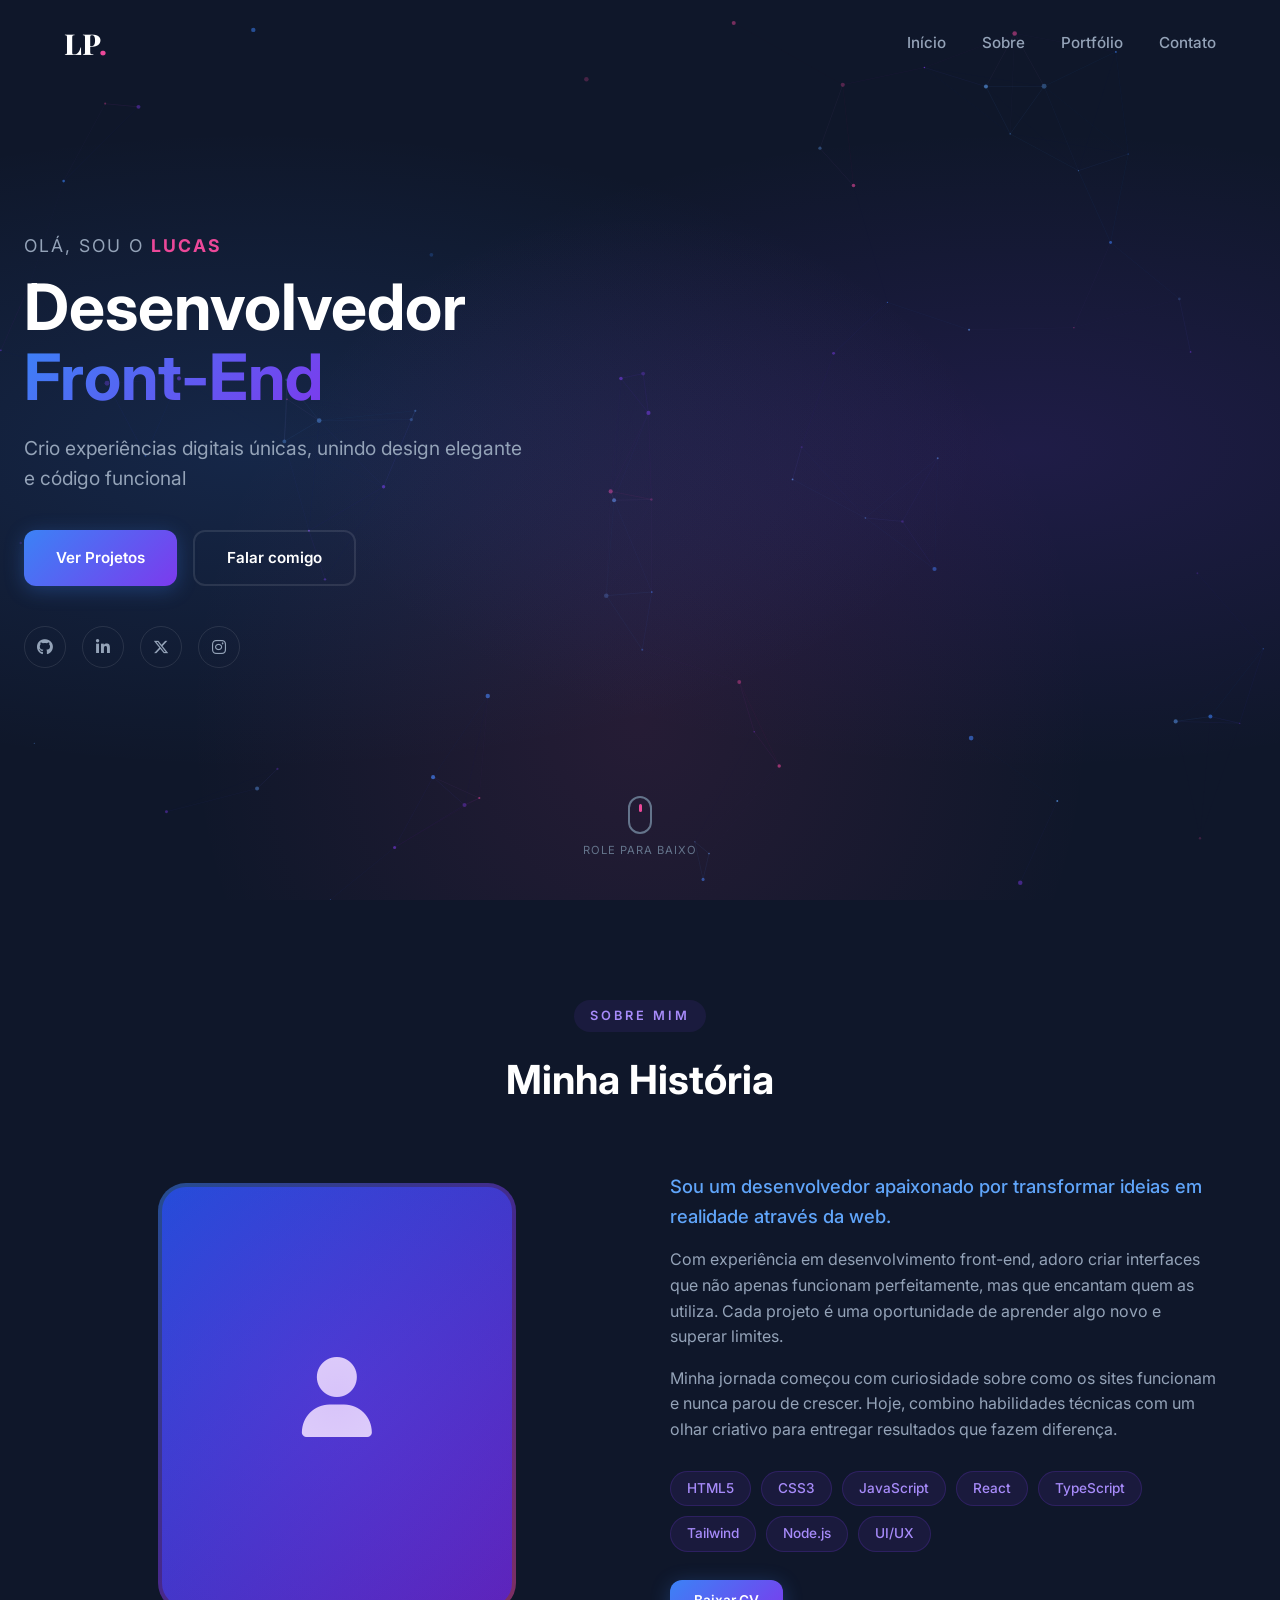
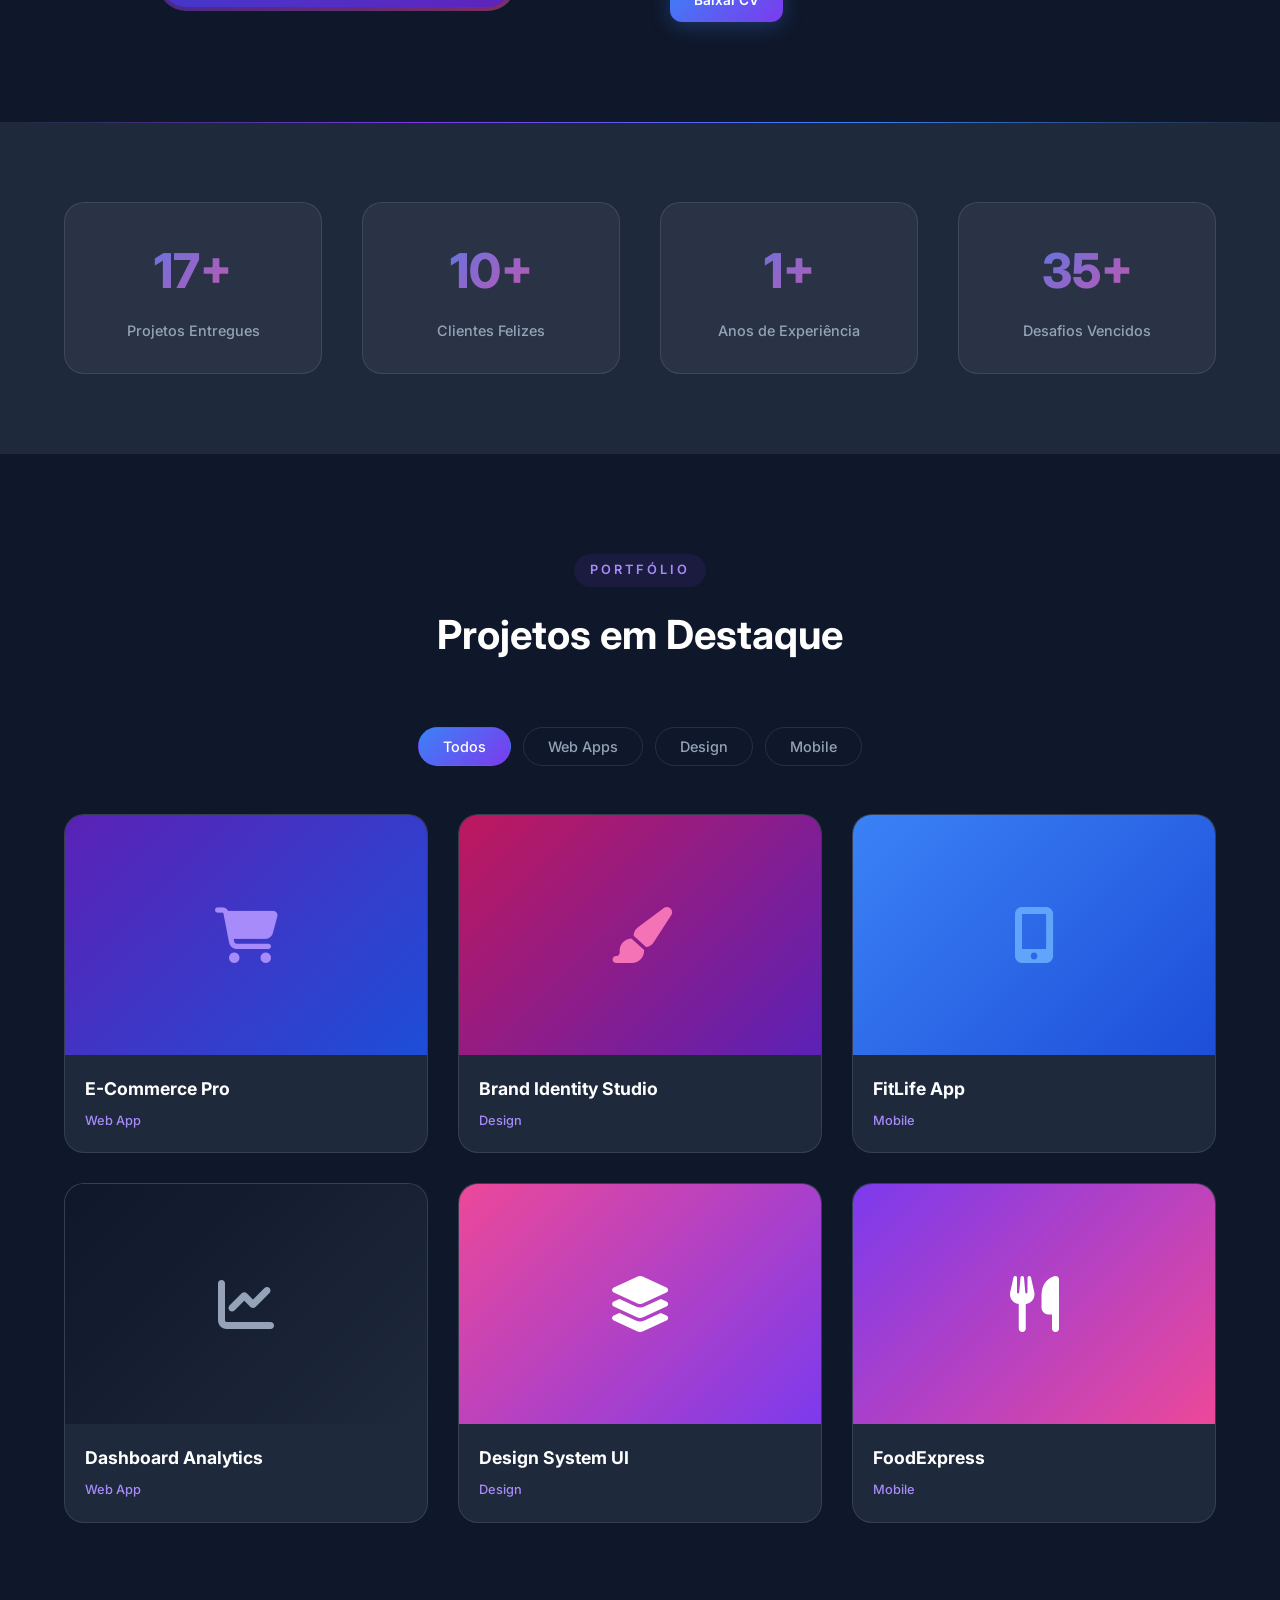
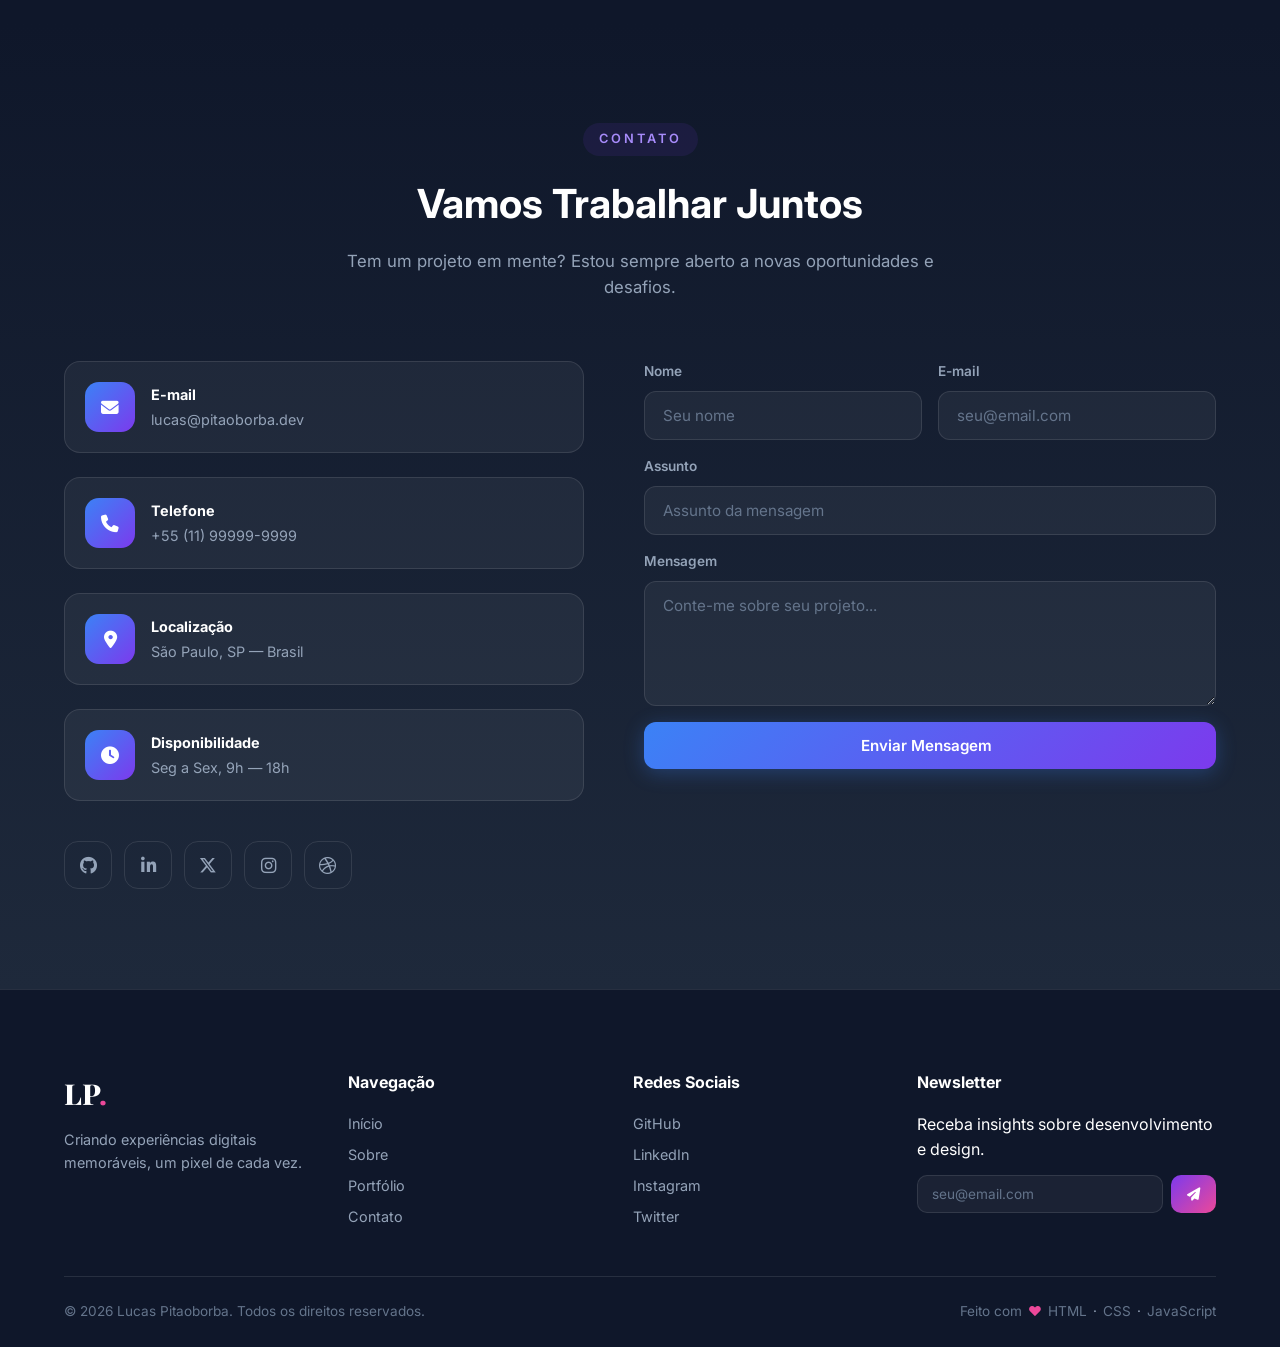
<file: index.html>
<!DOCTYPE html>
<html lang="pt-BR">
<head>
  <meta charset="UTF-8">
  <meta name="viewport" content="width=device-width, initial-scale=1.0">
  <title>Lucas Pitaoborba — Portfólio</title>
  <link rel="stylesheet" href="style.css">
  <link rel="preconnect" href="https://fonts.googleapis.com">
  <link href="https://fonts.googleapis.com/css2?family=Inter:wght@300;400;500;600;700;800&family=Playfair+Display:wght@700&display=swap" rel="stylesheet">
  <link rel="stylesheet" href="https://cdnjs.cloudflare.com/ajax/libs/font-awesome/6.5.0/css/all.min.css">
</head>
<body>

  <!-- NAVBAR -->
  <nav class="navbar" id="navbar">
    <div class="nav-container">
      <a href="#" class="logo">LP<span>.</span></a>
      <ul class="nav-links" id="navLinks">
        <li><a href="#home">Início</a></li>
        <li><a href="#about">Sobre</a></li>
        <li><a href="#portfolio">Portfólio</a></li>
        <li><a href="#contact">Contato</a></li>
      </ul>
      <button class="hamburger" id="hamburger" aria-label="Menu" aria-expanded="false" aria-controls="navLinks">
        <span></span><span></span><span></span>
      </button>
    </div>
  </nav>

  <!-- HERO -->
  <section class="hero" id="home">
    <canvas id="heroCanvas"></canvas>
    <div class="hero-content">
      <p class="hero-greeting">Olá, sou o <span class="highlight">Lucas</span></p>
      <h1 class="hero-title">Desenvolvedor<br><span class="highlight">Front-End</span></h1>
      <p class="hero-subtitle">Crio experiências digitais únicas, unindo design elegante e código funcional</p>
      <div class="hero-buttons">
        <a href="#portfolio" class="btn btn-primary">Ver Projetos</a>
        <a href="#contact" class="btn btn-outline">Falar comigo</a>
      </div>
      <div class="hero-social">
        <a href="#" aria-label="GitHub"><i class="fab fa-github"></i></a>
        <a href="#" aria-label="LinkedIn"><i class="fab fa-linkedin-in"></i></a>
        <a href="#" aria-label="Twitter"><i class="fab fa-x-twitter"></i></a>
        <a href="#" aria-label="Instagram"><i class="fab fa-instagram"></i></a>
      </div>
    </div>
    <div class="scroll-indicator">
      <div class="mouse">
        <div class="wheel"></div>
      </div>
      <span>Role para baixo</span>
    </div>
  </section>

  <!-- ABOUT -->
  <section class="about" id="about">
    <div class="container">
      <div class="section-header">
        <span class="section-tag">Sobre Mim</span>
        <h2>Minha História</h2>
      </div>
      <div class="about-grid">
        <div class="about-image">
          <div class="image-wrapper">
            <div class="image-placeholder">
              <i class="fas fa-user"></i>
            </div>
            <div class="accent-border"></div>
          </div>
        </div>
        <div class="about-text">
          <p class="about-lead">Sou um desenvolvedor apaixonado por transformar ideias em realidade através da web.</p>
          <p>Com experiência em desenvolvimento front-end, adoro criar interfaces que não apenas funcionam perfeitamente, mas que encantam quem as utiliza. Cada projeto é uma oportunidade de aprender algo novo e superar limites.</p>
          <p>Minha jornada começou com curiosidade sobre como os sites funcionam e nunca parou de crescer. Hoje, combino habilidades técnicas com um olhar criativo para entregar resultados que fazem diferença.</p>
          <div class="skills">
            <div class="skill-tag">HTML5</div>
            <div class="skill-tag">CSS3</div>
            <div class="skill-tag">JavaScript</div>
            <div class="skill-tag">React</div>
            <div class="skill-tag">TypeScript</div>
            <div class="skill-tag">Tailwind</div>
            <div class="skill-tag">Node.js</div>
            <div class="skill-tag">UI/UX</div>
          </div>
          <a href="#" class="btn btn-primary btn-sm">Baixar CV</a>
        </div>
      </div>
    </div>
  </section>

  <!-- STATS -->
  <section class="stats">
    <div class="container">
      <div class="stats-grid">
        <div class="stat-item">
          <span class="stat-number" data-target="50">0</span>
          <span class="stat-label">Projetos Entregues</span>
        </div>
        <div class="stat-item">
          <span class="stat-number" data-target="30">0</span>
          <span class="stat-label">Clientes Felizes</span>
        </div>
        <div class="stat-item">
          <span class="stat-number" data-target="5">0</span>
          <span class="stat-label">Anos de Experiência</span>
        </div>
        <div class="stat-item">
          <span class="stat-number" data-target="100">0</span>
          <span class="stat-label">Desafios Vencidos</span>
        </div>
      </div>
    </div>
  </section>

  <!-- PORTFOLIO -->
  <section class="portfolio" id="portfolio">
    <div class="container">
      <div class="section-header">
        <span class="section-tag">Portfólio</span>
        <h2>Projetos em Destaque</h2>
      </div>
      <div class="filter-bar">
        <button class="filter-btn active" data-filter="all">Todos</button>
        <button class="filter-btn" data-filter="web">Web Apps</button>
        <button class="filter-btn" data-filter="design">Design</button>
        <button class="filter-btn" data-filter="mobile">Mobile</button>
      </div>
      <div class="portfolio-grid" id="portfolioGrid">
        <div class="portfolio-card" data-category="web">
          <div class="card-image">
            <div class="image-placeholder-purple">
              <i class="fas fa-shopping-cart"></i>
            </div>
            <div class="card-overlay">
              <div class="overlay-content">
                <h3>E-Commerce Pro</h3>
                <p>Plataforma de e-commerce completa com pagamento integrado</p>
                <div class="overlay-tags">
                  <span>React</span><span>Node.js</span><span>MongoDB</span>
                </div>
                <div class="card-links">
                  <a href="#" class="card-links-project" aria-label="Ver projeto"><i class="fas fa-external-link-alt"></i></a>
                  <a href="#" class="card-links-code" aria-label="Código fonte"><i class="fab fa-github"></i></a>
                </div>
              </div>
            </div>
          </div>
          <div class="card-info">
            <h4>E-Commerce Pro</h4>
            <span class="card-category">Web App</span>
          </div>
        </div>

        <div class="portfolio-card" data-category="design">
          <div class="card-image">
            <div class="image-placeholder-pink">
              <i class="fas fa-paint-brush"></i>
            </div>
            <div class="card-overlay">
              <div class="overlay-content">
                <h3>Brand Identity Studio</h3>
                <p>Redesign completo de identidade visual para startup</p>
                <div class="overlay-tags">
                  <span>Figma</span><span>Illustrator</span><span>CSS</span>
                </div>
                <div class="card-links">
                  <a href="#" class="card-links-project" aria-label="Ver projeto"><i class="fas fa-external-link-alt"></i></a>
                  <a href="#" class="card-links-code" aria-label="Código fonte"><i class="fab fa-github"></i></a>
                </div>
              </div>
            </div>
          </div>
          <div class="card-info">
            <h4>Brand Identity Studio</h4>
            <span class="card-category">Design</span>
          </div>
        </div>

        <div class="portfolio-card" data-category="mobile">
          <div class="card-image">
            <div class="image-placeholder-blue">
              <i class="fas fa-mobile-alt"></i>
            </div>
            <div class="card-overlay">
              <div class="overlay-content">
                <h3>FitLife App</h3>
                <p>App de monitoramento de fitness com gamificação</p>
                <div class="overlay-tags">
                  <span>React Native</span><span>Firebase</span><span>SVG</span>
                </div>
                <div class="card-links">
                  <a href="#" class="card-links-project" aria-label="Ver projeto"><i class="fas fa-external-link-alt"></i></a>
                  <a href="#" class="card-links-code" aria-label="Código fonte"><i class="fab fa-github"></i></a>
                </div>
              </div>
            </div>
          </div>
          <div class="card-info">
            <h4>FitLife App</h4>
            <span class="card-category">Mobile</span>
          </div>
        </div>

        <div class="portfolio-card" data-category="web">
          <div class="card-image">
            <div class="image-placeholder-dark">
              <i class="fas fa-chart-line"></i>
            </div>
            <div class="card-overlay">
              <div class="overlay-content">
                <h3>Dashboard Analytics</h3>
                <p>Dashboard interativo de analytics em tempo real</p>
                <div class="overlay-tags">
                  <span>Vue.js</span><span>D3.js</span><span>Express</span>
                </div>
                <div class="card-links">
                  <a href="#" class="card-links-project" aria-label="Ver projeto"><i class="fas fa-external-link-alt"></i></a>
                  <a href="#" class="card-links-code" aria-label="Código fonte"><i class="fab fa-github"></i></a>
                </div>
              </div>
            </div>
          </div>
          <div class="card-info">
            <h4>Dashboard Analytics</h4>
            <span class="card-category">Web App</span>
          </div>
        </div>

        <div class="portfolio-card" data-category="design">
          <div class="card-image">
            <div class="image-placeholder-rose">
              <i class="fas fa-layer-group"></i>
            </div>
            <div class="card-overlay">
              <div class="overlay-content">
                <h3>Design System UI</h3>
                <p>Sistema de design escalável com componentes reutilizáveis</p>
                <div class="overlay-tags">
                  <span>Storybook</span><span>TypeScript</span><span>CSS</span>
                </div>
                <div class="card-links">
                  <a href="#" class="card-links-project" aria-label="Ver projeto"><i class="fas fa-external-link-alt"></i></a>
                  <a href="#" class="card-links-code" aria-label="Código fonte"><i class="fab fa-github"></i></a>
                </div>
              </div>
            </div>
          </div>
          <div class="card-info">
            <h4>Design System UI</h4>
            <span class="card-category">Design</span>
          </div>
        </div>

        <div class="portfolio-card" data-category="mobile">
          <div class="card-image">
            <div class="image-placeholder-ultra">
              <i class="fas fa-utensils"></i>
            </div>
            <div class="card-overlay">
              <div class="overlay-content">
                <h3>FoodExpress</h3>
                <p>App de delivery com rastreamento em tempo real</p>
                <div class="overlay-tags">
                  <span>Flutter</span><span>Node.js</span><span>Mapbox</span>
                </div>
                <div class="card-links">
                  <a href="#" class="card-links-project" aria-label="Ver projeto"><i class="fas fa-external-link-alt"></i></a>
                  <a href="#" class="card-links-code" aria-label="Código fonte"><i class="fab fa-github"></i></a>
                </div>
              </div>
            </div>
          </div>
          <div class="card-info">
            <h4>FoodExpress</h4>
            <span class="card-category">Mobile</span>
          </div>
        </div>
      </div>
    </div>
  </section>

  <!-- CONTACT -->
  <section class="contact" id="contact">
    <div class="container">
      <div class="section-header">
        <span class="section-tag">Contato</span>
        <h2>Vamos Trabalhar Juntos</h2>
        <p class="section-desc">Tem um projeto em mente? Estou sempre aberto a novas oportunidades e desafios.</p>
      </div>
      <div class="contact-grid">
        <div class="contact-info">
          <div class="contact-item">
            <div class="contact-icon"><i class="fas fa-envelope"></i></div>
            <div>
              <h4>E-mail</h4>
              <p>lucas@pitaoborba.dev</p>
            </div>
          </div>
          <div class="contact-item">
            <div class="contact-icon"><i class="fas fa-phone"></i></div>
            <div>
              <h4>Telefone</h4>
              <p>+55 (11) 99999-9999</p>
            </div>
          </div>
          <div class="contact-item">
            <div class="contact-icon"><i class="fas fa-map-marker-alt"></i></div>
            <div>
              <h4>Localização</h4>
              <p>São Paulo, SP — Brasil</p>
            </div>
          </div>
          <div class="contact-item">
            <div class="contact-icon"><i class="fas fa-clock"></i></div>
            <div>
              <h4>Disponibilidade</h4>
              <p>Seg a Sex, 9h — 18h</p>
            </div>
          </div>
          <div class="contact-socials">
            <a href="#" class="contact-social" aria-label="GitHub"><i class="fab fa-github"></i></a>
            <a href="#" class="contact-social" aria-label="LinkedIn"><i class="fab fa-linkedin-in"></i></a>
            <a href="#" class="contact-social" aria-label="Twitter"><i class="fab fa-x-twitter"></i></a>
            <a href="#" class="contact-social" aria-label="Instagram"><i class="fab fa-instagram"></i></a>
            <a href="#" class="contact-social" aria-label="Dribbble"><i class="fab fa-dribbble"></i></a>
          </div>
        </div>
        <form class="contact-form" id="contactForm">
          <div class="form-row">
            <div class="form-group">
              <label for="name">Nome</label>
              <input type="text" id="name" name="name" placeholder="Seu nome" autocomplete="name" required>
            </div>
            <div class="form-group">
              <label for="email">E-mail</label>
              <input type="email" id="email" name="email" placeholder="seu@email.com" autocomplete="email" required>
            </div>
          </div>
          <div class="form-group">
            <label for="subject">Assunto</label>
            <input type="text" id="subject" name="subject" placeholder="Assunto da mensagem">
          </div>
          <div class="form-group">
            <label for="message">Mensagem</label>
            <textarea id="message" name="message" rows="5" placeholder="Conte-me sobre seu projeto..." required></textarea>
          </div>
          <button type="submit" class="btn btn-primary btn-full">
            <span class="btn-text">Enviar Mensagem</span>
            <span class="btn-loader"></span>
          </button>
          <div class="form-success" id="formSuccess" style="display:none;">
            <i class="fas fa-check-circle"></i>
            <p>Mensagem enviada com sucesso! Entrarei em contato em breve.</p>
          </div>
        </form>
      </div>
    </div>
  </section>

  <!-- FOOTER -->
  <footer class="footer">
    <div class="container">
      <div class="footer-grid">
        <div class="footer-brand">
          <a href="#" class="logo">LP<span>.</span></a>
          <p>Criando experiências digitais memoráveis, um pixel de cada vez.</p>
        </div>
        <div class="footer-links">
          <h4>Navegação</h4>
          <a href="#home">Início</a>
          <a href="#about">Sobre</a>
          <a href="#portfolio">Portfólio</a>
          <a href="#contact">Contato</a>
        </div>
        <div class="footer-links">
          <h4>Redes Sociais</h4>
          <a href="#">GitHub</a>
          <a href="#">LinkedIn</a>
          <a href="#">Instagram</a>
          <a href="#">Twitter</a>
        </div>
        <div class="footer-newsletter">
          <h4>Newsletter</h4>
          <p>Receba insights sobre desenvolvimento e design.</p>
          <form class="newsletter-form" id="newsletterForm">
            <input type="email" placeholder="seu@email.com" required>
            <button type="submit"><i class="fas fa-paper-plane"></i></button>
          </form>
        </div>
      </div>
      <div class="footer-bottom">
        <p>&copy; 2026 Lucas Pitaoborba. Todos os direitos reservados.</p>
        <div class="footer-tech">
          <span>Feito com</span>
          <span class="tech-heart">♥</span>
          <span>HTML</span>
          <span class="tech-dot">·</span>
          <span>CSS</span>
          <span class="tech-dot">·</span>
          <span>JavaScript</span>
        </div>
      </div>
    </div>
  </footer>

  <!-- BACK TO TOP -->
  <button class="back-to-top" id="backToTop" aria-label="Voltar ao topo">
    <i class="fas fa-chevron-up"></i>
  </button>

  <script src="script.js"></script>
</body>
</html>
</file>
<file: style.css>
/* ============================================
   CSS Variables & Reset
   ============================================ */
:root {
  --blue: #3B82F6;
  --blue-light: #60A5FA;
  --blue-dark: #1D4ED8;
  --purple: #7C3AED;
  --purple-light: #A78BFA;
  --purple-dark: #5B21B6;
  --pink: #EC4899;
  --pink-light: #F472B6;
  --pink-dark: #BE185D;
  --dark: #0F172A;
  --dark-light: #1E293B;
  --gray: #64748B;
  --gray-light: #94A3B8;
  --white: #FFFFFF;
  --glass: rgba(255, 255, 255, 0.05);
  --glass-border: rgba(255, 255, 255, 0.1);
  --shadow: 0 4px 30px rgba(0, 0, 0, 0.3);
  --transition: all 0.3s cubic-bezier(0.4, 0, 0.2, 1);
}

*, *::before, *::after {
  margin: 0;
  padding: 0;
  box-sizing: border-box;
}

html {
  scroll-behavior: smooth;
  scroll-padding-top: 80px;
}

body {
  font-family: 'Inter', sans-serif;
  background-color: var(--dark);
  color: var(--white);
  overflow-x: hidden;
  line-height: 1.6;
}

::selection {
  background: var(--purple);
  color: var(--white);
}

::-webkit-scrollbar {
  width: 8px;
}
::-webkit-scrollbar-track {
  background: var(--dark);
}
::-webkit-scrollbar-thumb {
  background: linear-gradient(var(--purple), var(--blue));
  border-radius: 4px;
}

a {
  text-decoration: none;
  color: inherit;
}

img {
  max-width: 100%;
  display: block;
}

.container {
  max-width: 1200px;
  margin: 0 auto;
  padding: 0 24px;
}

/* ============================================
   Navbar
   ============================================ */
.navbar {
  position: fixed;
  top: 0;
  left: 0;
  width: 100%;
  z-index: 1000;
  padding: 20px 0;
  transition: var(--transition);
}

.navbar.scrolled {
  background: rgba(15, 23, 42, 0.9);
  backdrop-filter: blur(20px);
  padding: 12px 0;
  border-bottom: 1px solid var(--glass-border);
}

.nav-container {
  max-width: 1200px;
  margin: 0 auto;
  padding: 0 24px;
  display: flex;
  justify-content: space-between;
  align-items: center;
}

.logo {
  font-size: 1.8rem;
  font-weight: 800;
  color: var(--white);
  font-family: 'Playfair Display', serif;
}

.logo span {
  color: var(--pink);
}

.nav-links {
  display: flex;
  list-style: none;
  gap: 36px;
}

.nav-links a {
  font-weight: 500;
  font-size: 0.95rem;
  color: var(--gray-light);
  transition: var(--transition);
  position: relative;
}

.nav-links a::after {
  content: '';
  position: absolute;
  bottom: -4px;
  left: 0;
  width: 0;
  height: 2px;
  background: linear-gradient(90deg, var(--blue), var(--purple));
  transition: var(--transition);
}

.nav-links a:hover {
  color: var(--white);
}

.nav-links a:hover::after {
  width: 100%;
}

.hamburger {
  display: none;
  flex-direction: column;
  gap: 5px;
  cursor: pointer;
  background: none;
  border: none;
  padding: 4px;
}

.hamburger span {
  width: 25px;
  height: 2px;
  background: var(--white);
  border-radius: 2px;
  transition: var(--transition);
}

.hamburger.active span:nth-child(1) {
  transform: rotate(45deg) translate(5px, 5px);
}
.hamburger.active span:nth-child(2) {
  opacity: 0;
}
.hamburger.active span:nth-child(3) {
  transform: rotate(-45deg) translate(5px, -5px);
}

/* ============================================
   Hero Section
   ============================================ */
.hero {
  min-height: 100vh;
  display: flex;
  align-items: center;
  position: relative;
  overflow: hidden;
  padding: 0 24px;
}

#heroCanvas {
  position: absolute;
  top: 0;
  left: 0;
  width: 100%;
  height: 100%;
  z-index: 0;
}

.hero::before {
  content: '';
  position: absolute;
  top: 0;
  left: 0;
  width: 100%;
  height: 100%;
  background: radial-gradient(ellipse at 20% 50%, rgba(59, 130, 246, 0.15) 0%, transparent 50%),
              radial-gradient(ellipse at 80% 50%, rgba(124, 58, 237, 0.15) 0%, transparent 50%),
              radial-gradient(ellipse at 50% 80%, rgba(236, 72, 153, 0.1) 0%, transparent 50%);
  z-index: 1;
}

.hero-content {
  position: relative;
  z-index: 2;
  max-width: 700px;
  animation: fadeUp 1s ease-out 0.3s both;
}

.hero-greeting {
  font-size: 1.1rem;
  color: var(--gray-light);
  margin-bottom: 12px;
  letter-spacing: 2px;
  text-transform: uppercase;
}

.hero-greeting .highlight {
  color: var(--pink);
  font-weight: 700;
}

.hero-title {
  font-size: 4rem;
  font-weight: 700;
  line-height: 1.1;
  margin-bottom: 20px;
}

.hero-title .highlight {
  background: linear-gradient(135deg, var(--blue), var(--purple));
  -webkit-background-clip: text;
  -webkit-text-fill-color: transparent;
  background-clip: text;
}

.hero-subtitle {
  font-size: 1.2rem;
  color: var(--gray-light);
  margin-bottom: 36px;
  max-width: 500px;
}

.hero-buttons {
  display: flex;
  gap: 16px;
  margin-bottom: 40px;
}

.hero-social {
  display: flex;
  gap: 16px;
}

.hero-social a {
  width: 42px;
  height: 42px;
  border-radius: 50%;
  border: 1px solid var(--glass-border);
  display: flex;
  align-items: center;
  justify-content: center;
  color: var(--gray-light);
  transition: var(--transition);
  font-size: 1rem;
  text-decoration: none;
}

.hero-social a:hover {
  background: linear-gradient(135deg, var(--blue), var(--purple));
  border-color: transparent;
  color: var(--white);
  transform: translateY(-3px);
}

/* Mouse scroll indicator */
.scroll-indicator {
  position: absolute;
  bottom: 40px;
  left: 50%;
  transform: translateX(-50%);
  display: flex;
  flex-direction: column;
  align-items: center;
  gap: 8px;
  z-index: 2;
  animation: float 2s ease-in-out infinite;
}

.scroll-indicator span {
  font-size: 0.7rem;
  color: var(--gray);
  letter-spacing: 1px;
  text-transform: uppercase;
}

.mouse {
  width: 24px;
  height: 38px;
  border: 2px solid var(--gray);
  border-radius: 12px;
  display: flex;
  justify-content: center;
  padding-top: 6px;
}

.wheel {
  width: 3px;
  height: 8px;
  background: var(--pink);
  border-radius: 2px;
  animation: scrollWheel 2s ease-in-out infinite;
}

@keyframes scrollWheel {
  0%, 100% { opacity: 1; transform: translateY(0); }
  50% { opacity: 0; transform: translateY(10px); }
}

/* ============================================
   Buttons
   ============================================ */
.btn {
  display: inline-flex;
  align-items: center;
  justify-content: center;
  gap: 8px;
  padding: 14px 32px;
  border-radius: 12px;
  font-weight: 600;
  font-size: 0.95rem;
  cursor: pointer;
  transition: var(--transition);
  border: none;
  font-family: inherit;
  text-decoration: none;
}

.btn-primary {
  background: linear-gradient(135deg, var(--blue), var(--purple));
  color: var(--white);
  box-shadow: 0 4px 20px rgba(59, 130, 246, 0.3);
}

.btn-primary:hover {
  transform: translateY(-2px);
  box-shadow: 0 8px 30px rgba(59, 130, 246, 0.4);
}

.btn-outline {
  background: transparent;
  color: var(--white);
  border: 2px solid var(--glass-border);
}

.btn-outline:hover {
  border-color: var(--purple);
  background: rgba(124, 58, 237, 0.1);
  transform: translateY(-2px);
}

.btn-sm {
  padding: 10px 24px;
  font-size: 0.85rem;
}

.btn-full {
  width: 100%;
}

/* ============================================
   Section Headers
   ============================================ */
.section-header {
  text-align: center;
  margin-bottom: 60px;
}

.section-tag {
  display: inline-block;
  font-size: 0.8rem;
  font-weight: 600;
  text-transform: uppercase;
  letter-spacing: 3px;
  color: var(--purple-light);
  background: rgba(124, 58, 237, 0.1);
  padding: 6px 16px;
  border-radius: 20px;
  margin-bottom: 16px;
}

.section-header h2 {
  font-size: 2.5rem;
  font-weight: 700;
  margin-bottom: 12px;
}

.section-header h2 .highlight {
  background: linear-gradient(135deg, var(--blue), var(--pink));
  -webkit-background-clip: text;
  -webkit-text-fill-color: transparent;
  background-clip: text;
}

.section-desc {
  color: var(--gray-light);
  max-width: 600px;
  margin: 0 auto;
  font-size: 1.05rem;
}

/* ============================================
   About Section
   ============================================ */
.about {
  padding: 100px 0;
  background: linear-gradient(180deg, var(--dark) 0%, rgba(15, 23, 42, 0.95) 100%);
}

.about-grid {
  display: grid;
  grid-template-columns: 1fr 1fr;
  gap: 60px;
  align-items: center;
}

.about-image {
  display: flex;
  justify-content: center;
}

.image-wrapper {
  position: relative;
  width: 350px;
  height: 420px;
}

.image-placeholder {
  width: 100%;
  height: 100%;
  border-radius: 24px;
  background: linear-gradient(135deg, var(--blue-dark), var(--purple-dark));
  display: flex;
  align-items: center;
  justify-content: center;
  font-size: 5rem;
  color: var(--white);
  position: relative;
  overflow: hidden;
}

.image-placeholder::before {
  content: '';
  position: absolute;
  top: -50%;
  left: -50%;
  width: 200%;
  height: 200%;
  background: radial-gradient(circle, rgba(124, 58, 237, 0.3) 0%, transparent 70%);
  animation: rotateGlow 6s linear infinite;
}

@keyframes rotateGlow {
  from { transform: rotate(0deg); }
  to { transform: rotate(360deg); }
}

.accent-border {
  position: absolute;
  inset: -4px;
  border-radius: 28px;
  background: linear-gradient(135deg, var(--blue), var(--purple), var(--pink));
  z-index: -1;
  opacity: 0.5;
}

.about-text .about-lead {
  font-size: 1.15rem;
  color: var(--blue-light);
  font-weight: 500;
  margin-bottom: 16px;
}

.about-text p {
  color: var(--gray-light);
  margin-bottom: 16px;
  font-size: 1rem;
}

.skills {
  display: flex;
  flex-wrap: wrap;
  gap: 10px;
  margin: 28px 0;
}

.skill-tag {
  padding: 6px 16px;
  border-radius: 20px;
  font-size: 0.85rem;
  font-weight: 500;
  background: rgba(124, 58, 237, 0.1);
  border: 1px solid rgba(124, 58, 237, 0.2);
  color: var(--purple-light);
  transition: var(--transition);
}

.skill-tag:hover {
  background: rgba(124, 58, 237, 0.2);
  border-color: var(--purple);
  transform: translateY(-2px);
}

/* ============================================
   Stats Section
   ============================================ */
.stats {
  padding: 80px 0;
  background: var(--dark-light);
  position: relative;
  overflow: hidden;
}

.stats::before {
  content: '';
  position: absolute;
  top: 0;
  left: 0;
  width: 100%;
  height: 1px;
  background: linear-gradient(90deg, transparent, var(--purple), var(--blue), transparent);
}

.stats-grid {
  display: grid;
  grid-template-columns: repeat(4, 1fr);
  gap: 40px;
}

.stat-item {
  text-align: center;
  padding: 30px;
  border-radius: 20px;
  background: var(--glass);
  border: 1px solid var(--glass-border);
  transition: var(--transition);
}

.stat-item:hover {
  transform: translateY(-8px);
  border-color: var(--purple);
  box-shadow: 0 20px 40px rgba(124, 58, 237, 0.1);
}

.stat-number {
  display: block;
  font-size: 3rem;
  font-weight: 800;
  background: linear-gradient(135deg, var(--blue), var(--pink));
  -webkit-background-clip: text;
  -webkit-text-fill-color: transparent;
  background-clip: text;
  margin-bottom: 8px;
}

.stat-label {
  color: var(--gray-light);
  font-size: 0.9rem;
  font-weight: 500;
}

/* ============================================
   Portfolio Section
   ============================================ */
.portfolio {
  padding: 100px 0;
  background: var(--dark);
}

.filter-bar {
  display: flex;
  justify-content: center;
  gap: 12px;
  margin-bottom: 48px;
  flex-wrap: wrap;
}

.filter-btn {
  padding: 10px 24px;
  border-radius: 25px;
  border: 1px solid var(--glass-border);
  background: transparent;
  color: var(--gray-light);
  font-family: inherit;
  font-size: 0.9rem;
  font-weight: 500;
  cursor: pointer;
  transition: var(--transition);
}

.filter-btn:hover,
.filter-btn.active {
  background: linear-gradient(135deg, var(--blue), var(--purple));
  border-color: transparent;
  color: var(--white);
}

.portfolio-grid {
  display: grid;
  grid-template-columns: repeat(3, 1fr);
  gap: 30px;
}

.portfolio-card {
  border-radius: 20px;
  overflow: hidden;
  background: var(--dark-light);
  border: 1px solid var(--glass-border);
  transition: opacity 0.4s ease, transform 0.4s ease, border-color 0.3s ease, box-shadow 0.3s ease;
  cursor: pointer;
  opacity: 1;
  transform: translateY(0);
}

.portfolio-card:hover {
  transform: translateY(-8px);
  border-color: var(--purple);
  box-shadow: 0 20px 40px rgba(124, 58, 237, 0.15);
}

.portfolio-card.hidden {
  opacity: 0;
  transform: translateY(20px);
  pointer-events: none;
}

.portfolio-card.show {
  animation: cardFadeIn 0.4s ease forwards;
}

.portfolio-card.hide {
  animation: cardFadeOut 0.3s ease forwards;
}

@keyframes cardFadeIn {
  from {
    opacity: 0;
    transform: translateY(20px);
  }
  to {
    opacity: 1;
    transform: translateY(0);
  }
}

@keyframes cardFadeOut {
  from {
    opacity: 1;
    transform: translateY(0);
  }
  to {
    opacity: 0;
    transform: translateY(20px);
  }
}

.card-image {
  position: relative;
  height: 240px;
  overflow: hidden;
}

.image-placeholder-purple,
.image-placeholder-pink,
.image-placeholder-blue,
.image-placeholder-dark,
.image-placeholder-rose,
.image-placeholder-ultra {
  width: 100%;
  height: 100%;
  display: flex;
  align-items: center;
  justify-content: center;
  font-size: 3.5rem;
  transition: var(--transition);
}

.image-placeholder-purple {
  background: linear-gradient(135deg, var(--purple-dark), var(--blue-dark));
  color: var(--purple-light);
}

.image-placeholder-pink {
  background: linear-gradient(135deg, var(--pink-dark), var(--purple-dark));
  color: var(--pink-light);
}

.image-placeholder-blue {
  background: linear-gradient(135deg, var(--blue), var(--blue-dark));
  color: var(--blue-light);
}

.image-placeholder-dark {
  background: linear-gradient(135deg, var(--dark), var(--dark-light));
  color: var(--gray-light);
}

.image-placeholder-rose {
  background: linear-gradient(135deg, var(--pink), var(--purple));
  color: var(--white);
}

.image-placeholder-ultra {
  background: linear-gradient(135deg, var(--purple), var(--pink));
  color: var(--white);
}

.card-overlay {
  position: absolute;
  inset: 0;
  background: rgba(15, 23, 42, 0.9);
  display: flex;
  align-items: center;
  justify-content: center;
  opacity: 0;
  transition: var(--transition);
}

.portfolio-card:hover .card-overlay {
  opacity: 1;
}

.overlay-content {
  text-align: center;
  padding: 24px;
  transform: translateY(20px);
  transition: var(--transition);
}

.portfolio-card:hover .overlay-content {
  transform: translateY(0);
}

.overlay-content h3 {
  font-size: 1.3rem;
  margin-bottom: 8px;
}

.overlay-content p {
  color: var(--gray-light);
  font-size: 0.9rem;
  margin-bottom: 16px;
}

.overlay-tags {
  display: flex;
  gap: 8px;
  justify-content: center;
  flex-wrap: wrap;
  margin-bottom: 16px;
}

.overlay-tags span {
  padding: 4px 10px;
  border-radius: 12px;
  font-size: 0.75rem;
  background: rgba(124, 58, 237, 0.2);
  color: var(--purple-light);
}

.card-links {
  display: flex;
  gap: 12px;
  justify-content: center;
}

.card-links a {
  width: 40px;
  height: 40px;
  border-radius: 50%;
  background: linear-gradient(135deg, var(--blue), var(--purple));
  display: flex;
  align-items: center;
  justify-content: center;
  color: var(--white);
  transition: var(--transition);
  font-size: 1rem;
  text-decoration: none;
}

.card-links a:hover {
  transform: scale(1.1);
}

.card-info {
  padding: 20px;
}

.card-info h4 {
  font-size: 1.1rem;
  margin-bottom: 4px;
}

.card-category {
  font-size: 0.8rem;
  color: var(--purple-light);
  font-weight: 500;
}

/* ============================================
   Contact Section
   ============================================ */
.contact {
  padding: 100px 0;
  background: linear-gradient(180deg, var(--dark) 0%, var(--dark-light) 100%);
}

.contact-grid {
  display: grid;
  grid-template-columns: 1fr 1fr;
  gap: 60px;
  align-items: start;
}

.contact-info {
  display: flex;
  flex-direction: column;
  gap: 24px;
}

.contact-item {
  display: flex;
  align-items: center;
  gap: 16px;
  padding: 20px;
  background: var(--glass);
  border: 1px solid var(--glass-border);
  border-radius: 16px;
  transition: var(--transition);
}

.contact-item:hover {
  border-color: var(--purple);
  transform: translateX(4px);
}

.contact-icon {
  width: 50px;
  height: 50px;
  border-radius: 14px;
  background: linear-gradient(135deg, var(--blue), var(--purple));
  display: flex;
  align-items: center;
  justify-content: center;
  font-size: 1.1rem;
  color: var(--white);
  flex-shrink: 0;
}

.contact-item h4 {
  font-size: 0.9rem;
  margin-bottom: 2px;
}

.contact-item p {
  color: var(--gray-light);
  font-size: 0.9rem;
}

.contact-socials {
  display: flex;
  gap: 12px;
  margin-top: 16px;
}

.contact-social {
  width: 48px;
  height: 48px;
  border-radius: 14px;
  border: 1px solid var(--glass-border);
  display: flex;
  align-items: center;
  justify-content: center;
  color: var(--gray-light);
  transition: var(--transition);
  font-size: 1.1rem;
  text-decoration: none;
}

.contact-social:hover {
  background: linear-gradient(135deg, var(--purple), var(--pink));
  border-color: transparent;
  color: var(--white);
  transform: translateY(-3px);
}

/* Form */
.contact-form {
  display: flex;
  flex-direction: column;
  gap: 16px;
}

.form-row {
  display: grid;
  grid-template-columns: 1fr 1fr;
  gap: 16px;
}

.form-group {
  display: flex;
  flex-direction: column;
  gap: 8px;
}

.form-group label {
  font-size: 0.85rem;
  font-weight: 600;
  color: var(--gray-light);
}

.form-group input,
.form-group textarea {
  padding: 14px 18px;
  border-radius: 12px;
  border: 1px solid var(--glass-border);
  background: var(--glass);
  color: var(--white);
  font-family: inherit;
  font-size: 0.95rem;
  transition: var(--transition);
  outline: none;
}

.form-group input:focus,
.form-group textarea:focus {
  border-color: var(--purple);
  box-shadow: 0 0 0 3px rgba(124, 58, 237, 0.15);
}

.form-group input::placeholder,
.form-group textarea::placeholder {
  color: var(--gray);
}

.form-group textarea {
  resize: vertical;
  min-height: 120px;
}

.form-success {
  text-align: center;
  padding: 20px;
  border-radius: 12px;
  background: rgba(16, 185, 129, 0.1);
  border: 1px solid rgba(16, 185, 129, 0.3);
  color: #10B981;
}

.form-success i {
  font-size: 2rem;
  margin-bottom: 8px;
  display: block;
}

/* ============================================
   Footer
   ============================================ */
.footer {
  padding: 80px 0 0;
  background: var(--dark);
  border-top: 1px solid var(--glass-border);
}

.footer-grid {
  display: grid;
  grid-template-columns: 1fr 1fr 1fr 1fr;
  gap: 40px;
  padding-bottom: 40px;
  border-bottom: 1px solid var(--glass-border);
}

.footer-brand p {
  color: var(--gray-light);
  font-size: 0.9rem;
  margin-top: 12px;
  max-width: 300px;
}

.footer-links h4,
.footer-newsletter h4 {
  font-size: 1rem;
  margin-bottom: 16px;
  color: var(--white);
}

.footer-links a,
.footer-newsletter a {
  display: block;
  color: var(--gray-light);
  font-size: 0.9rem;
  margin-bottom: 8px;
  transition: var(--transition);
  text-decoration: none;
}

.footer-links a:hover {
  color: var(--purple-light);
  padding-left: 4px;
}

.newsletter-form {
  display: flex;
  gap: 8px;
  margin-top: 12px;
}

.newsletter-form input {
  flex: 1;
  padding: 10px 14px;
  border-radius: 10px;
  border: 1px solid var(--glass-border);
  background: var(--glass);
  color: var(--white);
  font-family: inherit;
  font-size: 0.85rem;
  outline: none;
  transition: var(--transition);
}

.newsletter-form input:focus {
  border-color: var(--purple);
}

.newsletter-form input::placeholder {
  color: var(--gray);
}

.newsletter-form button {
  padding: 10px 16px;
  border-radius: 10px;
  border: none;
  background: linear-gradient(135deg, var(--purple), var(--pink));
  color: var(--white);
  cursor: pointer;
  transition: var(--transition);
}

.newsletter-form button:hover {
  transform: scale(1.05);
}

.footer-bottom {
  display: flex;
  justify-content: space-between;
  align-items: center;
  padding: 24px 0;
  flex-wrap: wrap;
  gap: 16px;
}

.footer-bottom p {
  color: var(--gray);
  font-size: 0.85rem;
}

.footer-tech {
  display: flex;
  align-items: center;
  gap: 6px;
  color: var(--gray);
  font-size: 0.85rem;
}

.tech-heart {
  color: var(--pink);
}

.tech-dot {
  color: var(--gray-light);
}

/* ============================================
   Back to Top
   ============================================ */
.back-to-top {
  position: fixed;
  bottom: 30px;
  right: 30px;
  width: 50px;
  height: 50px;
  border-radius: 50%;
  background: linear-gradient(135deg, var(--blue), var(--purple));
  border: none;
  color: var(--white);
  font-size: 1.2rem;
  cursor: pointer;
  opacity: 0;
  pointer-events: none;
  transition: opacity 0.3s ease;
  z-index: 100;
  box-shadow: 0 4px 15px rgba(59, 130, 246, 0.3);
}

.back-to-top.visible {
  opacity: 1;
  pointer-events: auto;
}

.back-to-top:hover {
  transform: translateY(-3px);
  box-shadow: 0 8px 25px rgba(59, 130, 246, 0.4);
}

/* Focus Visible para acessibilidade */
:focus-visible {
  outline: 2px solid var(--purple);
  outline-offset: 2px;
}

button:focus-visible,
a:focus-visible,
input:focus-visible,
textarea:focus-visible {
  outline: 2px solid var(--purple);
  outline-offset: 2px;
}

/* ============================================
   Animations
   ============================================ */
@keyframes fadeUp {
  from {
    opacity: 0;
    transform: translateY(30px);
  }
  to {
    opacity: 1;
    transform: translateY(0);
  }
}

@keyframes float {
  0%, 100% { transform: translateX(-50%) translateY(0); }
  50% { transform: translateX(-50%) translateY(10px); }
}

/* Scroll Reveal */
.reveal {
  opacity: 0;
  transform: translateY(40px);
  transition: opacity 0.8s ease, transform 0.8s ease;
}

.reveal.active {
  opacity: 1;
  transform: translateY(0);
}

/* ============================================
   Responsive
   ============================================ */
@media (max-width: 1024px) {
  .portfolio-grid {
    grid-template-columns: repeat(2, 1fr);
    gap: 20px;
  }
  .footer-grid {
    grid-template-columns: repeat(2, 1fr);
  }
}

@media (max-width: 768px) {
  .hamburger {
    display: flex;
  }
  .nav-links {
    position: fixed;
    top: 0;
    right: -100%;
    width: 280px;
    height: 100vh;
    background: rgba(15, 23, 42, 0.98);
    backdrop-filter: blur(20px);
    flex-direction: column;
    justify-content: center;
    align-items: center;
    gap: 32px;
    transition: var(--transition);
    border-right: 1px solid var(--glass-border);
  }
  .nav-links.active {
    right: 0;
  }
  .hero-title {
    font-size: 2.5rem;
  }
  .hero-buttons {
    flex-direction: column;
  }
  .about-grid {
    grid-template-columns: 1fr;
    gap: 40px;
  }
  .stats-grid {
    grid-template-columns: repeat(2, 1fr);
    gap: 20px;
  }
  .portfolio-grid {
    grid-template-columns: 1fr;
  }
  .contact-grid {
    grid-template-columns: 1fr;
  }
  .form-row {
    grid-template-columns: 1fr;
  }
  .footer-grid {
    grid-template-columns: 1fr;
    gap: 24px;
  }
  .section-header h2 {
    font-size: 2rem;
  }
  .image-wrapper {
    width: 280px;
    height: 340px;
  }
}

@media (max-width: 480px) {
  .hero-title {
    font-size: 2rem;
  }
  .stats-grid {
    grid-template-columns: 1fr;
  }
  .stat-number {
    font-size: 2.2rem;
  }
}
</file>
